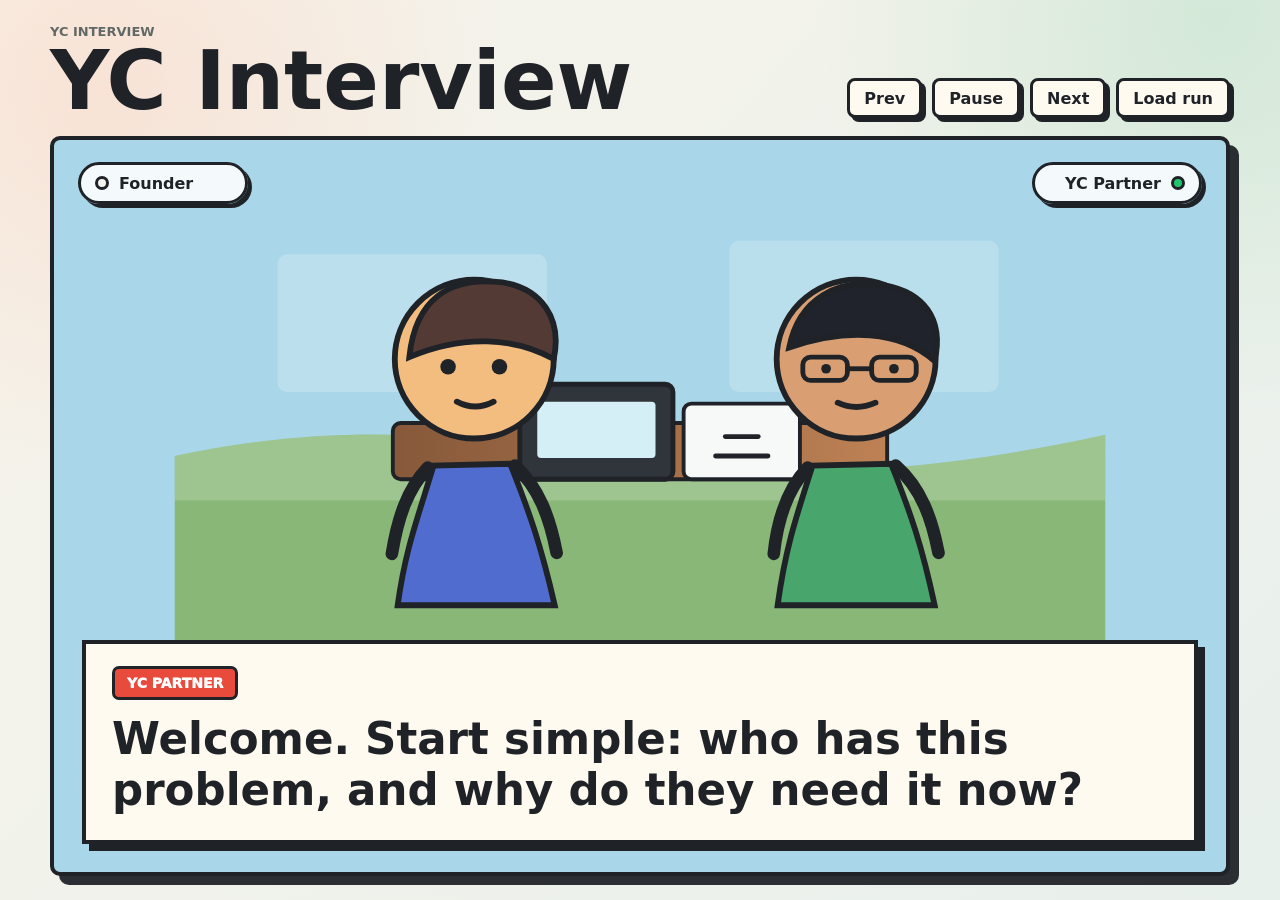
<file: ui/index.html>
<!doctype html>
<html lang="en">
  <head>
    <meta charset="utf-8" />
    <meta name="viewport" content="width=device-width, initial-scale=1" />
    <title>Hotseat Voice Game</title>
    <link rel="icon" href="data:," />
    <link rel="stylesheet" href="./scene.css" />
  </head>
  <body>
    <main class="app-shell">
      <header class="gamebar">
        <div>
          <p class="eyebrow" id="gameKind">Synthetic voice game</p>
          <h1 id="gameTitle">YC Interview</h1>
        </div>
        <div class="controls" aria-label="Replay controls">
          <button id="prevTurn" type="button" aria-label="Previous turn">Prev</button>
          <button id="playToggle" type="button" aria-label="Pause replay">Pause</button>
          <button id="nextTurn" type="button" aria-label="Next turn">Next</button>
          <label class="file-button" for="runFile">Load run</label>
          <input id="runFile" type="file" accept="application/json,.json" />
        </div>
      </header>

      <section class="scene speaking-right" id="scene" aria-label="Voice game scene">
        <div class="speaker-tag left" id="leftTag">
          <span class="speaker-light"></span>
          <span id="leftName">Founder</span>
        </div>
        <div class="speaker-tag right" id="rightTag">
          <span id="rightName">YC Partner</span>
          <span class="speaker-light"></span>
        </div>

        <svg class="scene-art" viewBox="0 0 960 520" role="img" aria-label="Two speakers in conversation">
          <defs>
            <linearGradient id="desk" x1="0" x2="1">
              <stop offset="0%" stop-color="#87593a" />
              <stop offset="100%" stop-color="#bd8154" />
            </linearGradient>
          </defs>

          <rect x="0" y="0" width="960" height="520" fill="#a9d6e8" />
          <rect x="106" y="118" width="278" height="142" rx="10" fill="rgba(255,255,255,.22)" />
          <rect x="572" y="104" width="278" height="156" rx="10" fill="rgba(255,255,255,.18)" />
          <path d="M0 326 C160 292 284 302 438 324 S732 354 960 304 V520 H0 Z" fill="#88b777" />
          <path d="M0 326 C160 292 284 302 438 324 S732 354 960 304 V372 H0 Z" fill="rgba(255,255,255,.18)" />

          <g class="desk-group">
            <rect x="225" y="292" width="510" height="58" rx="8" fill="url(#desk)" stroke="#1f2328" stroke-width="4" />
            <rect x="356" y="252" width="158" height="98" rx="8" fill="#30343b" stroke="#1f2328" stroke-width="5" />
            <rect x="374" y="270" width="122" height="58" rx="4" fill="#d5eff7" />
            <rect x="525" y="272" width="120" height="78" rx="8" fill="#f7f8f8" stroke="#1f2328" stroke-width="4" />
            <path d="M558 326 h54" stroke="#1f2328" stroke-width="5" stroke-linecap="round" />
            <path d="M568 306 h34" stroke="#1f2328" stroke-width="5" stroke-linecap="round" />
          </g>

          <g class="avatar avatar-left" transform="translate(206 118)">
            <path d="M61 218 C44 274 32 304 24 362 H186 C172 301 160 266 140 216 Z" fill="#516ccf" stroke="#1f2328" stroke-width="6" />
            <path d="M55 220 C34 242 24 272 18 309" fill="none" stroke="#1f2328" stroke-width="13" stroke-linecap="round" />
            <path d="M145 218 C170 241 181 272 188 308" fill="none" stroke="#1f2328" stroke-width="13" stroke-linecap="round" />
            <circle cx="103" cy="108" r="82" fill="#f4bd80" stroke="#1f2328" stroke-width="6" />
            <path d="M36 106 C42 46 78 22 132 29 C172 35 194 66 185 108 C145 86 92 82 36 106 Z" fill="#543a34" stroke="#1f2328" stroke-width="6" />
            <circle class="blink" cx="76" cy="116" r="8" fill="#1f2328" />
            <circle class="blink" cx="129" cy="116" r="8" fill="#1f2328" />
            <path class="mouth-closed" d="M85 152 Q104 162 123 152" fill="none" stroke="#1f2328" stroke-width="6" stroke-linecap="round" />
            <ellipse class="mouth-open" cx="104" cy="151" rx="20" ry="13" fill="#6b2827" stroke="#1f2328" stroke-width="4" />
            <ellipse class="mouth-wide" cx="104" cy="151" rx="30" ry="9" fill="#6b2827" stroke="#1f2328" stroke-width="4" />
          </g>

          <g class="avatar avatar-right" transform="translate(600 118)">
            <path d="M58 218 C40 274 30 304 22 362 H184 C171 301 159 266 139 216 Z" fill="#48a56c" stroke="#1f2328" stroke-width="6" />
            <path d="M53 220 C32 242 22 272 18 309" fill="none" stroke="#1f2328" stroke-width="13" stroke-linecap="round" />
            <path d="M144 218 C170 241 181 272 188 308" fill="none" stroke="#1f2328" stroke-width="13" stroke-linecap="round" />
            <circle cx="103" cy="108" r="82" fill="#d99f73" stroke="#1f2328" stroke-width="6" />
            <path d="M34 96 C44 46 84 24 132 32 C172 39 194 66 184 110 C148 78 92 76 34 96 Z" fill="#20232c" stroke="#1f2328" stroke-width="6" />
            <rect x="48" y="106" width="46" height="24" rx="8" fill="none" stroke="#1f2328" stroke-width="5" />
            <rect x="119" y="106" width="46" height="24" rx="8" fill="none" stroke="#1f2328" stroke-width="5" />
            <path d="M94 118 H119" stroke="#1f2328" stroke-width="5" />
            <circle class="blink" cx="72" cy="118" r="5" fill="#1f2328" />
            <circle class="blink" cx="142" cy="118" r="5" fill="#1f2328" />
            <path class="mouth-closed" d="M84 153 Q103 162 123 153" fill="none" stroke="#1f2328" stroke-width="6" stroke-linecap="round" />
            <ellipse class="mouth-open" cx="104" cy="153" rx="20" ry="13" fill="#6b2827" stroke="#1f2328" stroke-width="4" />
            <ellipse class="mouth-wide" cx="104" cy="153" rx="30" ry="9" fill="#6b2827" stroke="#1f2328" stroke-width="4" />
          </g>
        </svg>

        <section class="dialogue" aria-live="polite">
          <div class="dialogue-name" id="speakerName">YC Partner</div>
          <p class="dialogue-text" id="dialogueText">
            Welcome. Start simple: who has this problem, and why do they need it now?
          </p>
        </section>
      </section>
    </main>

    <script src="./scene.js"></script>
  </body>
</html>
</file>
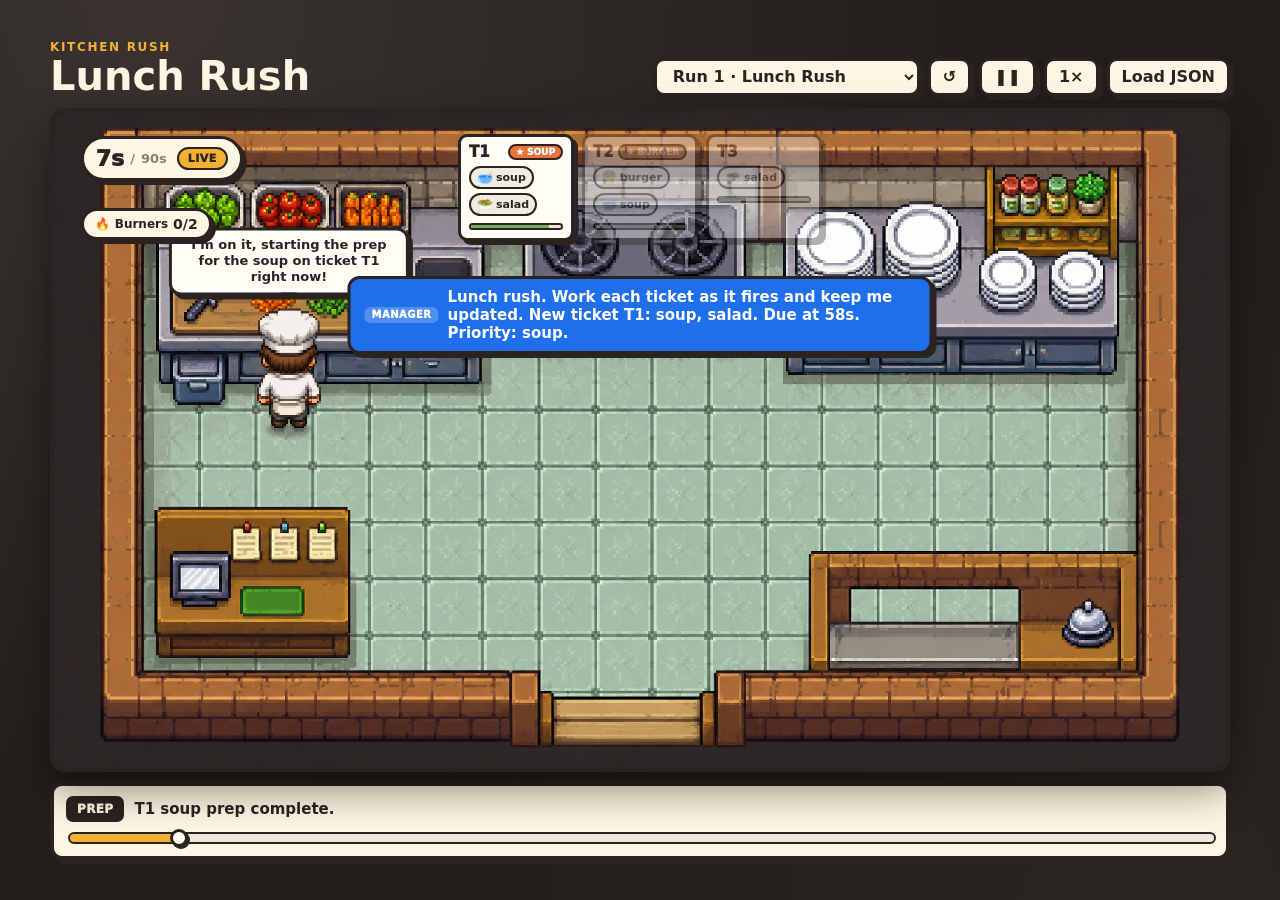
<file: ui/kitchen-rush.html>
<!doctype html>
<html lang="en">
  <head>
    <meta charset="utf-8" />
    <meta name="viewport" content="width=device-width, initial-scale=1" />
    <title>Kitchen Rush — Replay</title>
    <link rel="icon" href="data:," />
    <link rel="stylesheet" href="./kitchen-rush.css" />
  </head>
  <body>
    <main class="shell">
      <header class="topbar">
        <div class="title">
          <span class="eyebrow">Kitchen Rush</span>
          <h1 id="runTitle">Lunch Shift</h1>
        </div>
        <div class="controls">
          <select id="runSelect" aria-label="Select run"></select>
          <button id="restartBtn" type="button" title="Restart">↺</button>
          <button id="playBtn" type="button" title="Play / pause">❚❚</button>
          <button id="speedBtn" type="button" title="Playback speed">1×</button>
          <label class="file-button" for="resultsFile">Load JSON</label>
          <input id="resultsFile" type="file" accept="application/json,.json" />
        </div>
      </header>

      <div class="stage-wrap">
        <div class="stage" id="stage">
          <!-- top HUD: clock + result, then the order-ticket rail -->
          <div class="hud-clock">
            <span class="clock-val" id="clockValue">0s</span>
            <span class="clock-sep">/</span>
            <span class="clock-max" id="clockMax">90s</span>
            <span class="result-pill" id="resultPill">Live</span>
          </div>

          <div class="hud-burners" id="hudBurners">
            <span class="burner-ico">🔥</span> Burners <b><span id="burnerCount">0</span>/2</b>
          </div>

          <div class="ticket-rail" id="ticketRail"></div>

          <!-- manager call-out -->
          <div class="manager-banner" id="managerBanner" hidden>
            <span class="manager-tag">Manager</span>
            <span id="managerText"></span>
          </div>

          <!-- two burner slots on the stove (markers built by JS) -->
          <div class="burner-slots" id="burnerSlots"></div>

          <!-- station effect anchors (filled by JS) -->
          <div class="fx-layer" id="fxLayer"></div>

          <!-- cooking pots live here, one per burner -->
          <div class="cook-layer" id="cookLayer"></div>

          <!-- the chef -->
          <div class="chef" id="chef">
            <div class="chef-bubble" id="chefBubble" hidden></div>
            <img class="chef-sprite" id="chefSprite" alt="chef" src="./assets/chef-idle.png" />
            <div class="chef-shadow"></div>
          </div>

          <!-- end-of-shift stamp -->
          <div class="verdict" id="verdict" hidden>
            <div class="verdict-card" id="verdictCard">
              <span class="verdict-stamp" id="verdictStamp">WIN</span>
              <span class="verdict-score" id="verdictScore">Score 0</span>
              <span class="verdict-sub" id="verdictSub"></span>
            </div>
          </div>
        </div>

        <!-- thin footer: current action + scrubber -->
        <div class="footer">
          <div class="action-line">
            <span class="action-name" id="actionName">Ready</span>
            <span class="action-result" id="actionResult">Waiting for service…</span>
          </div>
          <input
            class="scrubber"
            id="scrubber"
            type="range"
            min="0"
            max="100"
            value="0"
            step="1"
            aria-label="Timeline"
          />
        </div>
      </div>
    </main>

    <script src="./sample-runs.js"></script>
    <script src="./kitchen-rush.js"></script>
  </body>
</html>
</file>
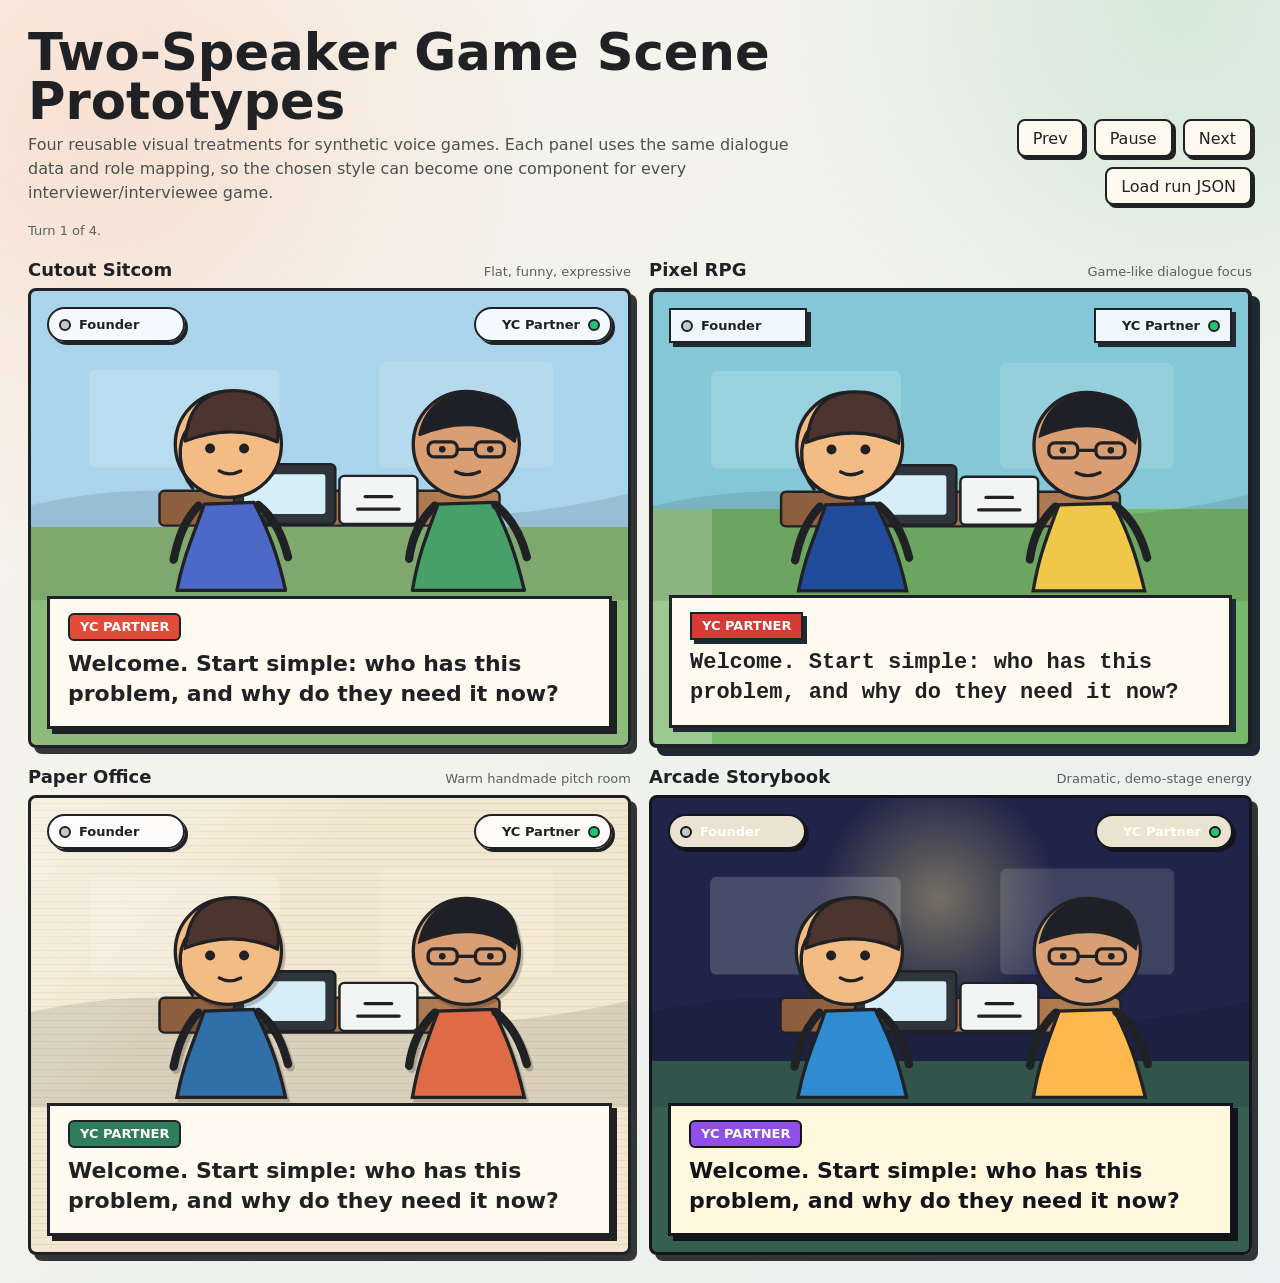
<file: ui/prototypes/game-scene-styles.html>
<!doctype html>
<html lang="en">
  <head>
    <meta charset="utf-8" />
    <meta name="viewport" content="width=device-width, initial-scale=1" />
    <title>Voice Game Scene Style Prototypes</title>
    <link rel="icon" href="data:," />
    <style>
      :root {
        color-scheme: light;
        font-family:
          Inter, ui-sans-serif, system-ui, -apple-system, BlinkMacSystemFont, "Segoe UI", sans-serif;
        background: #f4f1e8;
        color: #202124;
      }

      * {
        box-sizing: border-box;
      }

      body {
        margin: 0;
        min-height: 100vh;
        background:
          radial-gradient(circle at 8% 10%, rgba(255, 122, 89, 0.16), transparent 28rem),
          radial-gradient(circle at 92% 0%, rgba(39, 174, 96, 0.14), transparent 25rem),
          linear-gradient(135deg, #f8f4ea 0%, #e9f0ef 100%);
      }

      button,
      input {
        font: inherit;
      }

      .page {
        max-width: 1480px;
        margin: 0 auto;
        padding: 28px;
      }

      .topbar {
        display: flex;
        align-items: end;
        justify-content: space-between;
        gap: 20px;
        margin-bottom: 18px;
      }

      h1 {
        margin: 0 0 8px;
        font-size: clamp(28px, 4vw, 56px);
        line-height: 0.95;
        letter-spacing: 0;
      }

      .subtitle {
        max-width: 780px;
        margin: 0;
        color: #4b514f;
        font-size: 16px;
        line-height: 1.5;
      }

      .controls {
        display: flex;
        align-items: center;
        gap: 10px;
        flex-wrap: wrap;
        justify-content: flex-end;
      }

      .control-button,
      .file-label {
        display: inline-flex;
        align-items: center;
        justify-content: center;
        min-height: 38px;
        padding: 0 14px;
        border: 2px solid #202124;
        border-radius: 8px;
        color: #202124;
        background: #fffaf0;
        box-shadow: 3px 3px 0 #202124;
        cursor: pointer;
        white-space: nowrap;
      }

      .control-button:active,
      .file-label:active {
        transform: translate(2px, 2px);
        box-shadow: 1px 1px 0 #202124;
      }

      #transcriptFile {
        position: absolute;
        inline-size: 1px;
        block-size: 1px;
        opacity: 0;
        pointer-events: none;
      }

      .status {
        min-height: 18px;
        margin: 0 0 18px;
        color: #59605e;
        font-size: 13px;
      }

      .styles-grid {
        display: grid;
        grid-template-columns: repeat(2, minmax(0, 1fr));
        gap: 18px;
      }

      .style-panel {
        --stage-bg: #ddebe3;
        --ink: #202124;
        --accent: #e84b3c;
        --left-shirt: #2f6fed;
        --right-shirt: #f2a531;
        min-width: 0;
      }

      .panel-title {
        display: flex;
        align-items: baseline;
        justify-content: space-between;
        gap: 14px;
        margin: 0 0 8px;
      }

      .panel-title h2 {
        margin: 0;
        font-size: 18px;
        letter-spacing: 0;
      }

      .panel-title span {
        color: #59605e;
        font-size: 13px;
      }

      .scene {
        position: relative;
        overflow: hidden;
        min-height: 460px;
        border: 3px solid var(--ink);
        border-radius: 8px;
        background: var(--stage-bg);
        box-shadow: 6px 6px 0 rgba(32, 33, 36, 0.9);
      }

      .stage {
        position: relative;
        min-height: 320px;
      }

      .scene-svg {
        display: block;
        inline-size: 100%;
        block-size: 320px;
      }

      .speaker-label {
        position: absolute;
        top: 16px;
        display: inline-flex;
        align-items: center;
        gap: 8px;
        min-width: 138px;
        padding: 8px 10px;
        border: 2px solid var(--ink);
        border-radius: 999px;
        background: rgba(255, 255, 255, 0.86);
        font-size: 13px;
        font-weight: 800;
        box-shadow: 3px 3px 0 var(--ink);
      }

      .speaker-label.left {
        left: 16px;
      }

      .speaker-label.right {
        right: 16px;
        justify-content: flex-end;
      }

      .speaker-dot {
        inline-size: 12px;
        block-size: 12px;
        border: 2px solid var(--ink);
        border-radius: 50%;
        background: #c5c8ca;
      }

      .speaking-left .speaker-label.left .speaker-dot,
      .speaking-right .speaker-label.right .speaker-dot {
        background: #20c56f;
        animation: pulse-dot 700ms steps(2, end) infinite;
      }

      .dialogue {
        position: absolute;
        left: 16px;
        right: 16px;
        bottom: 16px;
        min-height: 112px;
        padding: 14px 18px 18px;
        border: 3px solid var(--ink);
        background: #fffaf0;
        color: var(--ink);
        box-shadow: 5px 5px 0 var(--ink);
      }

      .dialogue-name {
        display: inline-flex;
        align-items: center;
        min-height: 28px;
        margin-bottom: 8px;
        padding: 0 10px;
        border: 2px solid var(--ink);
        border-radius: 6px;
        background: var(--accent);
        color: #fff;
        font-size: 13px;
        font-weight: 900;
        text-transform: uppercase;
      }

      .dialogue-text {
        min-height: 45px;
        margin: 0;
        font-size: clamp(17px, 2vw, 22px);
        line-height: 1.35;
        font-weight: 750;
      }

      .scene .mouth-open,
      .scene .mouth-wide {
        opacity: 0;
      }

      .speaking-left .avatar-left .mouth-closed,
      .speaking-right .avatar-right .mouth-closed {
        animation: hide-mouth 360ms steps(1, end) infinite;
      }

      .speaking-left .avatar-left .mouth-open,
      .speaking-right .avatar-right .mouth-open {
        animation: flap-open 360ms steps(1, end) infinite;
      }

      .speaking-left .avatar-left .mouth-wide,
      .speaking-right .avatar-right .mouth-wide {
        animation: flap-wide 360ms steps(1, end) infinite;
      }

      .avatar {
        transform-box: fill-box;
        transform-origin: center bottom;
      }

      .avatar-left,
      .avatar-right {
        animation: idle-bob 1600ms ease-in-out infinite;
      }

      .avatar-right {
        animation-delay: -600ms;
      }

      .blink {
        transform-box: fill-box;
        transform-origin: center;
        animation: blink 4200ms steps(1, end) infinite;
      }

      .pixel {
        --stage-bg: #9fd2d0;
        --accent: #d63c35;
        --left-shirt: #214b9b;
        --right-shirt: #efc84a;
      }

      .pixel .scene {
        image-rendering: pixelated;
        border-width: 4px;
        box-shadow: 8px 8px 0 #1f2933;
        background:
          linear-gradient(#84c7d6 0 48%, transparent 48%),
          linear-gradient(90deg, rgba(255, 255, 255, 0.26) 0 10%, transparent 10% 20%),
          #77b86a;
      }

      .pixel .dialogue,
      .pixel .dialogue-name,
      .pixel .speaker-label {
        border-radius: 0;
        box-shadow: 4px 4px 0 #1f2933;
      }

      .pixel .dialogue-text {
        font-family: "Courier New", ui-monospace, monospace;
        font-weight: 900;
      }

      .paper {
        --stage-bg: #f2e7d0;
        --accent: #2f7d5b;
        --left-shirt: #316fa8;
        --right-shirt: #df6b46;
      }

      .paper .scene {
        background:
          linear-gradient(135deg, rgba(255, 255, 255, 0.4), transparent 35%),
          repeating-linear-gradient(0deg, rgba(88, 62, 43, 0.08) 0 1px, transparent 1px 7px),
          #f2e7d0;
      }

      .paper .avatar {
        filter: drop-shadow(3px 4px 0 rgba(45, 35, 25, 0.26));
      }

      .cutout {
        --stage-bg: #b9dbe5;
        --accent: #e24b39;
        --left-shirt: #4c69c7;
        --right-shirt: #47a06a;
      }

      .cutout .scene {
        background:
          linear-gradient(#a9d4eb 0 52%, #8dbb7b 52% 100%);
      }

      .cutout .avatar * {
        stroke-linejoin: round;
      }

      .storybook {
        --stage-bg: #202340;
        --ink: #14151c;
        --accent: #8f4fe8;
        --left-shirt: #2f8bd2;
        --right-shirt: #ffb84d;
      }

      .storybook .scene {
        background:
          radial-gradient(circle at 48% 22%, rgba(255, 232, 143, 0.38), transparent 120px),
          linear-gradient(#1f2448 0 58%, #365f52 58% 100%);
        color: #fff;
      }

      .storybook .dialogue {
        background: #fff8df;
      }

      .storybook .speaker-label {
        background: rgba(255, 248, 223, 0.9);
      }

      @keyframes idle-bob {
        0%,
        100% {
          translate: 0 0;
        }
        50% {
          translate: 0 -3px;
        }
      }

      @keyframes blink {
        0%,
        92%,
        100% {
          transform: scaleY(1);
        }
        94% {
          transform: scaleY(0.08);
        }
      }

      @keyframes pulse-dot {
        50% {
          transform: scale(1.25);
        }
      }

      @keyframes hide-mouth {
        0%,
        33%,
        100% {
          opacity: 0;
        }
        66% {
          opacity: 1;
        }
      }

      @keyframes flap-open {
        0%,
        33%,
        100% {
          opacity: 1;
        }
        66% {
          opacity: 0;
        }
      }

      @keyframes flap-wide {
        0%,
        66%,
        100% {
          opacity: 0;
        }
        33% {
          opacity: 1;
        }
      }

      @media (max-width: 920px) {
        .page {
          padding: 18px;
        }

        .topbar {
          align-items: start;
          flex-direction: column;
        }

        .controls {
          justify-content: flex-start;
        }

        .styles-grid {
          grid-template-columns: 1fr;
        }

        .scene {
          min-height: 430px;
        }
      }

      @media (prefers-reduced-motion: reduce) {
        *,
        *::before,
        *::after {
          animation-duration: 0.001ms !important;
          animation-iteration-count: 1 !important;
          scroll-behavior: auto !important;
        }
      }
    </style>
  </head>
  <body>
    <main class="page">
      <section class="topbar" aria-labelledby="pageTitle">
        <div>
          <h1 id="pageTitle">Two-Speaker Game Scene Prototypes</h1>
          <p class="subtitle">
            Four reusable visual treatments for synthetic voice games. Each panel uses the same
            dialogue data and role mapping, so the chosen style can become one component for every
            interviewer/interviewee game.
          </p>
        </div>
        <div class="controls" aria-label="Preview controls">
          <button class="control-button" id="prevTurn" type="button">Prev</button>
          <button class="control-button" id="playToggle" type="button">Pause</button>
          <button class="control-button" id="nextTurn" type="button">Next</button>
          <label class="file-label" for="transcriptFile">Load run JSON</label>
          <input id="transcriptFile" type="file" accept="application/json,.json" />
        </div>
      </section>
      <p class="status" id="statusText">Sample YC interview replay loaded.</p>

      <section class="styles-grid" id="stylesGrid" aria-label="Style variants"></section>
    </main>

    <template id="sceneTemplate">
      <article class="style-panel">
        <div class="panel-title">
          <h2></h2>
          <span></span>
        </div>
        <section class="scene" aria-label="Animated game scene">
          <div class="stage">
            <div class="speaker-label left">
              <span class="speaker-dot"></span>
              <span data-left-label></span>
            </div>
            <div class="speaker-label right">
              <span data-right-label></span>
              <span class="speaker-dot"></span>
            </div>
            <svg class="scene-svg" viewBox="0 0 720 360" role="img" aria-label="Two people talking">
              <defs>
                <linearGradient id="deskGrad" x1="0" x2="1">
                  <stop offset="0%" stop-color="#8b5d3d" />
                  <stop offset="100%" stop-color="#b78153" />
                </linearGradient>
              </defs>
              <g class="world">
                <rect class="back-wall" x="0" y="0" width="720" height="360" fill="transparent" />
                <rect x="70" y="82" width="230" height="118" rx="8" fill="rgba(255,255,255,.18)" />
                <rect x="420" y="72" width="210" height="128" rx="8" fill="rgba(255,255,255,.14)" />
                <path d="M0 245 C125 218 205 226 320 244 S555 270 720 232 V360 H0 Z" fill="rgba(0,0,0,.10)" />
                <rect x="155" y="228" width="410" height="42" rx="6" fill="url(#deskGrad)" stroke="#202124" stroke-width="3" />
                <rect x="245" y="196" width="122" height="72" rx="6" fill="#30343b" stroke="#202124" stroke-width="3" />
                <rect x="257" y="208" width="98" height="48" rx="3" fill="#d6eef8" />
                <rect x="372" y="210" width="94" height="58" rx="6" fill="#f3f4f4" stroke="#202124" stroke-width="3" />
                <path d="M394 250 h50" stroke="#202124" stroke-width="4" stroke-linecap="round" />
                <path d="M403 235 h32" stroke="#202124" stroke-width="4" stroke-linecap="round" />
              </g>
              <g class="avatar avatar-left" transform="translate(152 86)">
                <path d="M57 158 C43 199 32 220 24 262 H155 C145 217 134 190 117 156 Z" fill="var(--left-shirt)" stroke="#202124" stroke-width="4" />
                <path d="M50 160 C32 179 25 201 20 225" fill="none" stroke="#202124" stroke-width="10" stroke-linecap="round" />
                <path d="M122 159 C143 176 152 199 158 222" fill="none" stroke="#202124" stroke-width="10" stroke-linecap="round" />
                <circle cx="86" cy="86" r="64" fill="#f2bc84" stroke="#202124" stroke-width="4" />
                <path d="M34 82 C38 35 64 17 105 22 C134 26 151 50 145 83 C114 69 76 66 34 82 Z" fill="#4d342f" stroke="#202124" stroke-width="4" />
                <circle class="blink" cx="64" cy="91" r="6" fill="#202124" />
                <circle class="blink" cx="105" cy="91" r="6" fill="#202124" />
                <path d="M75 118 Q87 125 101 118" fill="none" stroke="#202124" stroke-width="4" stroke-linecap="round" class="mouth-closed" />
                <ellipse cx="88" cy="118" rx="15" ry="9" fill="#642623" stroke="#202124" stroke-width="3" class="mouth-open" />
                <ellipse cx="88" cy="118" rx="22" ry="7" fill="#642623" stroke="#202124" stroke-width="3" class="mouth-wide" />
                <path d="M38 65 C22 86 26 118 43 139" fill="none" stroke="#202124" stroke-width="4" stroke-linecap="round" />
              </g>
              <g class="avatar avatar-right" transform="translate(438 86)">
                <path d="M53 158 C38 199 29 220 22 262 H157 C146 216 136 190 119 156 Z" fill="var(--right-shirt)" stroke="#202124" stroke-width="4" />
                <path d="M49 160 C30 178 21 201 18 224" fill="none" stroke="#202124" stroke-width="10" stroke-linecap="round" />
                <path d="M122 159 C144 176 154 199 160 222" fill="none" stroke="#202124" stroke-width="10" stroke-linecap="round" />
                <circle cx="87" cy="86" r="64" fill="#d99f73" stroke="#202124" stroke-width="4" />
                <path d="M31 74 C39 35 72 18 108 25 C137 30 153 51 145 82 C117 58 75 56 31 74 Z" fill="#1f2027" stroke="#202124" stroke-width="4" />
                <rect x="41" y="83" width="35" height="18" rx="7" fill="none" stroke="#202124" stroke-width="4" />
                <rect x="98" y="83" width="35" height="18" rx="7" fill="none" stroke="#202124" stroke-width="4" />
                <path d="M76 92 H98" stroke="#202124" stroke-width="4" />
                <circle class="blink" cx="58" cy="92" r="4" fill="#202124" />
                <circle class="blink" cx="116" cy="92" r="4" fill="#202124" />
                <path d="M74 119 Q88 126 103 119" fill="none" stroke="#202124" stroke-width="4" stroke-linecap="round" class="mouth-closed" />
                <ellipse cx="89" cy="119" rx="15" ry="9" fill="#642623" stroke="#202124" stroke-width="3" class="mouth-open" />
                <ellipse cx="89" cy="119" rx="22" ry="7" fill="#642623" stroke="#202124" stroke-width="3" class="mouth-wide" />
              </g>
            </svg>
          </div>
          <div class="dialogue" aria-live="polite">
            <div class="dialogue-name" data-speaker-name></div>
            <p class="dialogue-text" data-dialogue-text></p>
          </div>
        </section>
      </article>
    </template>

    <script>
      const styleVariants = [
        {
          id: "cutout",
          title: "Cutout Sitcom",
          note: "Flat, funny, expressive",
          className: "cutout",
        },
        {
          id: "pixel",
          title: "Pixel RPG",
          note: "Game-like dialogue focus",
          className: "pixel",
        },
        {
          id: "paper",
          title: "Paper Office",
          note: "Warm handmade pitch room",
          className: "paper",
        },
        {
          id: "storybook",
          title: "Arcade Storybook",
          note: "Dramatic, demo-stage energy",
          className: "storybook",
        },
      ];

      let replay = {
        left: { role: "founder", label: "Founder" },
        right: { role: "interviewer", label: "YC Partner" },
        turns: [
          {
            speaker_role: "interviewer",
            spoken_text: "Welcome. Start simple: who has this problem, and why do they need it now?",
          },
          {
            speaker_role: "founder",
            spoken_text: "Support leaders at fast-growing teams need QA on every call, not a weekly sample.",
          },
          {
            speaker_role: "interviewer",
            spoken_text: "That sounds broad. What is the wedge that gets someone to switch this month?",
          },
          {
            speaker_role: "founder",
            spoken_text: "We flag missed escalation moments within minutes and tie them to concrete coaching clips.",
          },
        ],
      };

      let currentTurn = 0;
      let playing = true;
      let timer = null;

      const grid = document.querySelector("#stylesGrid");
      const template = document.querySelector("#sceneTemplate");
      const statusText = document.querySelector("#statusText");
      const playToggle = document.querySelector("#playToggle");

      function sideForTurn(turn) {
        const role = turn.speaker_role || turn.speakerRole || "";
        if (role === replay.left.role) return "left";
        if (role === replay.right.role) return "right";
        return currentTurn % 2 === 0 ? "right" : "left";
      }

      function speakerNameForSide(side) {
        return side === "left" ? replay.left.label : replay.right.label;
      }

      function renderPanels() {
        grid.innerHTML = "";
        for (const variant of styleVariants) {
          const node = template.content.firstElementChild.cloneNode(true);
          node.classList.add(variant.className);
          node.dataset.variant = variant.id;
          node.querySelector("h2").textContent = variant.title;
          node.querySelector(".panel-title span").textContent = variant.note;
          node.querySelector("[data-left-label]").textContent = replay.left.label;
          node.querySelector("[data-right-label]").textContent = replay.right.label;
          grid.appendChild(node);
        }
        renderTurn();
      }

      function renderTurn() {
        const turn = replay.turns[currentTurn] || replay.turns[0];
        if (!turn) return;

        const side = sideForTurn(turn);
        for (const panel of document.querySelectorAll(".style-panel")) {
          const scene = panel.querySelector(".scene");
          scene.classList.toggle("speaking-left", side === "left");
          scene.classList.toggle("speaking-right", side === "right");
          panel.querySelector("[data-speaker-name]").textContent = speakerNameForSide(side);
          panel.querySelector("[data-dialogue-text]").textContent =
            turn.spoken_text || turn.text || turn.heard_text || "";
        }
        statusText.textContent = `Turn ${currentTurn + 1} of ${replay.turns.length}.`;
      }

      function step(delta) {
        currentTurn = (currentTurn + delta + replay.turns.length) % replay.turns.length;
        renderTurn();
      }

      function startTimer() {
        clearInterval(timer);
        if (playing) {
          timer = setInterval(() => step(1), 3600);
        }
      }

      function normalizeRunJson(data) {
        const leftRole = data.left?.role || "founder";
        const rightRole = data.right?.role || "interviewer";
        const title = (role) =>
          role
            .split(/[_-]/)
            .map((part) => part.charAt(0).toUpperCase() + part.slice(1))
            .join(" ");

        return {
          left: { role: leftRole, label: title(leftRole) },
          right: { role: rightRole, label: title(rightRole) },
          turns: (data.turns || [])
            .filter((turn) => turn.spoken_text || turn.heard_text)
            .map((turn) => ({
              speaker_role: turn.speaker_role,
              spoken_text: turn.spoken_text || turn.heard_text,
            })),
        };
      }

      document.querySelector("#prevTurn").addEventListener("click", () => {
        step(-1);
        startTimer();
      });

      document.querySelector("#nextTurn").addEventListener("click", () => {
        step(1);
        startTimer();
      });

      playToggle.addEventListener("click", () => {
        playing = !playing;
        playToggle.textContent = playing ? "Pause" : "Play";
        startTimer();
      });

      document.querySelector("#transcriptFile").addEventListener("change", async (event) => {
        const file = event.target.files[0];
        if (!file) return;

        try {
          const data = JSON.parse(await file.text());
          const nextReplay = normalizeRunJson(data);
          if (!nextReplay.turns.length) {
            throw new Error("No turns with spoken_text or heard_text.");
          }
          replay = nextReplay;
          currentTurn = 0;
          renderPanels();
          statusText.textContent = `Loaded ${file.name}.`;
          startTimer();
        } catch (error) {
          statusText.textContent = `Could not load ${file.name}: ${error.message}`;
        }
      });

      renderPanels();
      startTimer();
    </script>
  </body>
</html>
</file>
<file: ui/scene.css>
:root {
  color-scheme: light;
  font-family:
    Inter, ui-sans-serif, system-ui, -apple-system, BlinkMacSystemFont, "Segoe UI", sans-serif;
  background: #f3f0e7;
  color: #1f2328;
}

* {
  box-sizing: border-box;
}

body {
  min-height: 100vh;
  margin: 0;
  background:
    radial-gradient(circle at 8% 10%, rgba(255, 122, 89, 0.14), transparent 25rem),
    radial-gradient(circle at 95% 2%, rgba(39, 174, 96, 0.14), transparent 25rem),
    linear-gradient(135deg, #f8f4ea 0%, #e8f0ec 100%);
}

button,
input {
  font: inherit;
}

.app-shell {
  display: grid;
  grid-template-rows: auto minmax(0, 1fr);
  gap: 18px;
  width: min(1180px, calc(100vw - 32px));
  min-height: 100vh;
  margin: 0 auto;
  padding: 24px 0;
}

.gamebar {
  display: flex;
  align-items: end;
  justify-content: space-between;
  gap: 20px;
}

.eyebrow {
  margin: 0 0 4px;
  color: #626866;
  font-size: 13px;
  font-weight: 800;
  text-transform: uppercase;
}

h1 {
  margin: 0;
  font-size: clamp(36px, 7vw, 82px);
  line-height: 0.92;
  letter-spacing: 0;
}

.controls {
  display: flex;
  align-items: center;
  justify-content: flex-end;
  gap: 10px;
  flex-wrap: wrap;
}

.controls button,
.file-button {
  display: inline-flex;
  align-items: center;
  justify-content: center;
  min-height: 40px;
  padding: 0 14px;
  border: 3px solid #1f2328;
  border-radius: 8px;
  background: #fffaf0;
  color: #1f2328;
  box-shadow: 4px 4px 0 #1f2328;
  font-weight: 800;
  cursor: pointer;
  white-space: nowrap;
}

.controls button:active,
.file-button:active {
  transform: translate(2px, 2px);
  box-shadow: 2px 2px 0 #1f2328;
}

#runFile {
  position: absolute;
  inline-size: 1px;
  block-size: 1px;
  opacity: 0;
  pointer-events: none;
}

.scene {
  position: relative;
  overflow: hidden;
  min-height: 720px;
  border: 4px solid #1f2328;
  border-radius: 10px;
  background: #a9d6e8;
  box-shadow: 9px 9px 0 rgba(31, 35, 40, 0.94);
}

.scene-art {
  display: block;
  width: 100%;
  height: min(56vh, 520px);
  min-height: 430px;
}

.speaker-tag {
  position: absolute;
  top: 22px;
  z-index: 2;
  display: inline-flex;
  align-items: center;
  gap: 10px;
  min-width: 170px;
  min-height: 42px;
  padding: 0 14px;
  border: 3px solid #1f2328;
  border-radius: 999px;
  background: rgba(255, 255, 255, 0.88);
  box-shadow: 4px 4px 0 #1f2328;
  font-weight: 900;
}

.speaker-tag.left {
  left: 24px;
}

.speaker-tag.right {
  right: 24px;
  justify-content: flex-end;
}

.speaker-light {
  inline-size: 14px;
  block-size: 14px;
  border: 3px solid #1f2328;
  border-radius: 50%;
  background: #f3f3f0;
}

.speaking-left .speaker-tag.left .speaker-light,
.speaking-right .speaker-tag.right .speaker-light {
  background: #20c56f;
  animation: pulse-dot 700ms steps(2, end) infinite;
}

.avatar {
  transform-box: fill-box;
  transform-origin: center bottom;
  animation: idle-bob 1600ms ease-in-out infinite;
}

.avatar-right {
  animation-delay: -600ms;
}

.blink {
  transform-box: fill-box;
  transform-origin: center;
  animation: blink 4200ms steps(1, end) infinite;
}

.mouth-open,
.mouth-wide {
  opacity: 0;
}

.speaking-left .avatar-left .mouth-closed,
.speaking-right .avatar-right .mouth-closed {
  animation: hide-mouth 360ms steps(1, end) infinite;
}

.speaking-left .avatar-left .mouth-open,
.speaking-right .avatar-right .mouth-open {
  animation: flap-open 360ms steps(1, end) infinite;
}

.speaking-left .avatar-left .mouth-wide,
.speaking-right .avatar-right .mouth-wide {
  animation: flap-wide 360ms steps(1, end) infinite;
}

.dialogue {
  position: absolute;
  left: 28px;
  right: 28px;
  bottom: 28px;
  min-height: 168px;
  padding: 22px 26px 24px;
  border: 4px solid #1f2328;
  background: #fffaf0;
  box-shadow: 7px 7px 0 #1f2328;
}

.dialogue-name {
  display: inline-flex;
  align-items: center;
  min-height: 34px;
  margin-bottom: 14px;
  padding: 0 12px;
  border: 3px solid #1f2328;
  border-radius: 7px;
  background: #e84b3c;
  color: #fff;
  font-size: 14px;
  font-weight: 950;
  text-transform: uppercase;
}

.dialogue-text {
  margin: 0;
  max-width: 980px;
  min-height: 76px;
  font-size: clamp(25px, 3.4vw, 44px);
  font-weight: 900;
  line-height: 1.17;
  letter-spacing: 0;
}

@keyframes idle-bob {
  0%,
  100% {
    translate: 0 0;
  }
  50% {
    translate: 0 -4px;
  }
}

@keyframes blink {
  0%,
  92%,
  100% {
    transform: scaleY(1);
  }
  94% {
    transform: scaleY(0.08);
  }
}

@keyframes pulse-dot {
  50% {
    transform: scale(1.25);
  }
}

@keyframes hide-mouth {
  0%,
  33%,
  100% {
    opacity: 0;
  }
  66% {
    opacity: 1;
  }
}

@keyframes flap-open {
  0%,
  33%,
  100% {
    opacity: 1;
  }
  66% {
    opacity: 0;
  }
}

@keyframes flap-wide {
  0%,
  66%,
  100% {
    opacity: 0;
  }
  33% {
    opacity: 1;
  }
}

@media (max-width: 760px) {
  .app-shell {
    width: min(100vw - 24px, 520px);
    min-height: auto;
    padding: 16px 0;
  }

  .gamebar {
    align-items: start;
    flex-direction: column;
    gap: 14px;
  }

  .controls {
    justify-content: flex-start;
  }

  .scene {
    min-height: 640px;
  }

  .scene-art {
    height: 420px;
    min-height: 420px;
  }

  .speaker-tag {
    top: 18px;
    min-width: 136px;
    min-height: 36px;
    padding: 0 10px;
    font-size: 13px;
  }

  .speaker-tag.left {
    left: 16px;
  }

  .speaker-tag.right {
    right: 16px;
  }

  .dialogue {
    left: 18px;
    right: 18px;
    bottom: 18px;
    min-height: 170px;
    padding: 16px 18px 18px;
  }

  .dialogue-text {
    font-size: 23px;
  }
}

@media (prefers-reduced-motion: reduce) {
  *,
  *::before,
  *::after {
    animation-duration: 0.001ms !important;
    animation-iteration-count: 1 !important;
    scroll-behavior: auto !important;
  }
}
</file>
<file: ui/kitchen-rush.css>
:root {
  --ink: #2b2320;
  --paper: #fdf6e3;
  --paper-2: #fffdf6;
  --yellow: #f2b134;
  --orange: #e8743b;
  --green: #6fae5f;
  --red: #e2483a;
  --blue: #4f8df7;
  --shadow: 4px 4px 0 var(--ink);
  font-family:
    ui-rounded, "SF Pro Rounded", Inter, system-ui, -apple-system, "Segoe UI", sans-serif;
  color: var(--ink);
}

* {
  box-sizing: border-box;
}

body {
  margin: 0;
  min-height: 100vh;
  display: grid;
  place-items: center;
  padding: 16px;
  background:
    radial-gradient(circle at 12% 0%, #3a3330, transparent 60%),
    radial-gradient(circle at 90% 100%, #2a2522, transparent 55%),
    #211d1b;
}

button,
select,
input {
  font: inherit;
}

.shell {
  width: min(1180px, 100%);
  display: grid;
  gap: 12px;
}

/* ---------- top bar ---------- */
.topbar {
  display: flex;
  align-items: flex-end;
  justify-content: space-between;
  gap: 16px;
  flex-wrap: wrap;
}

.eyebrow {
  display: block;
  color: var(--yellow);
  font-size: 12px;
  font-weight: 900;
  letter-spacing: 0.14em;
  text-transform: uppercase;
}

h1 {
  margin: 2px 0 0;
  color: var(--paper);
  font-size: clamp(26px, 4vw, 40px);
  line-height: 1;
}

.controls {
  display: flex;
  align-items: center;
  gap: 8px;
  flex-wrap: wrap;
}

.controls button,
.controls select,
.file-button {
  display: inline-flex;
  align-items: center;
  justify-content: center;
  min-height: 38px;
  min-width: 38px;
  padding: 0 12px;
  border: 3px solid var(--ink);
  border-radius: 10px;
  background: var(--paper);
  color: var(--ink);
  box-shadow: var(--shadow);
  font-weight: 900;
  cursor: pointer;
  transition: transform 90ms ease;
}

.controls button:active,
.file-button:active {
  transform: translate(2px, 2px);
  box-shadow: 2px 2px 0 var(--ink);
}

#resultsFile {
  position: absolute;
  width: 1px;
  height: 1px;
  opacity: 0;
  pointer-events: none;
}

/* ---------- stage ---------- */
.stage-wrap {
  display: grid;
  gap: 10px;
}

.stage {
  position: relative;
  aspect-ratio: 1672 / 941;
  width: 100%;
  border: 5px solid var(--ink);
  border-radius: 14px;
  overflow: hidden;
  background: #6f8f6a url("./assets/kitchen-bg.png") center / cover no-repeat;
  image-rendering: pixelated;
  box-shadow: 0 18px 40px rgba(0, 0, 0, 0.45);
}

/* every positioned scene element shares this contract: left/top are % anchors */
.stage > * {
  position: absolute;
}

/* ---------- clock ---------- */
.hud-clock {
  left: 2.2%;
  top: 3.5%;
  z-index: 30;
  display: inline-flex;
  align-items: center;
  gap: 6px;
  padding: 7px 12px;
  border: 3px solid var(--ink);
  border-radius: 999px;
  background: var(--paper);
  box-shadow: var(--shadow);
  font-variant-numeric: tabular-nums;
}

.clock-val {
  font-size: 22px;
  font-weight: 950;
}

.clock-sep,
.clock-max {
  font-size: 13px;
  font-weight: 800;
  color: #8a7f76;
}

.result-pill {
  margin-left: 4px;
  padding: 3px 9px;
  border: 2px solid var(--ink);
  border-radius: 999px;
  background: var(--yellow);
  font-size: 11px;
  font-weight: 950;
  text-transform: uppercase;
  letter-spacing: 0.04em;
}

.result-pill.win {
  background: var(--green);
  color: #fff;
}

.result-pill.loss {
  background: var(--red);
  color: #fff;
}

/* ---------- burner capacity ---------- */
.hud-burners {
  left: 2.2%;
  top: 14.5%;
  z-index: 30;
  display: inline-flex;
  align-items: center;
  gap: 5px;
  padding: 5px 11px;
  border: 3px solid var(--ink);
  border-radius: 999px;
  background: var(--paper);
  box-shadow: var(--shadow);
  font-size: 12px;
  font-weight: 800;
  font-variant-numeric: tabular-nums;
}

.hud-burners b {
  font-size: 14px;
}

.hud-burners.full {
  background: var(--orange);
  color: #fff;
  animation: burner-pulse 900ms ease-in-out infinite;
}

.burner-slots {
  inset: 0;
  z-index: 16;
  pointer-events: none;
}

.burner-slot {
  position: absolute;
  width: 40px;
  height: 40px;
  transform: translate(-50%, -50%);
  border: 2px dashed rgba(43, 35, 32, 0.35);
  border-radius: 50%;
  background: rgba(255, 255, 255, 0.08);
  transition:
    border-color 200ms ease,
    background 200ms ease;
}

.burner-slot.busy {
  border-color: transparent;
  background: transparent;
}

@keyframes burner-pulse {
  50% {
    box-shadow: 2px 2px 0 var(--ink);
    transform: scale(1.04);
  }
}

/* ---------- ticket rail ---------- */
.ticket-rail {
  left: 50%;
  top: 3.2%;
  transform: translateX(-50%);
  z-index: 25;
  display: flex;
  gap: 8px;
}

.ticket {
  width: 116px;
  padding: 6px 8px 8px;
  border: 3px solid var(--ink);
  border-radius: 9px;
  background: var(--paper-2);
  box-shadow: var(--shadow);
  transform-origin: top center;
  animation: ticket-in 360ms cubic-bezier(0.2, 1.4, 0.4, 1) both;
}

.ticket.waiting {
  opacity: 0.35;
  filter: grayscale(0.6);
}

.ticket.done {
  background: #eaf7e6;
}

.ticket.missed {
  background: #ffe2de;
  animation: shake 420ms linear both;
}

.ticket-head {
  display: flex;
  align-items: center;
  justify-content: space-between;
  margin-bottom: 5px;
}

.ticket-id {
  font-size: 15px;
  font-weight: 950;
}

.ticket-prio {
  padding: 1px 6px;
  border: 2px solid var(--ink);
  border-radius: 999px;
  background: var(--orange);
  color: #fff;
  font-size: 9px;
  font-weight: 950;
  text-transform: uppercase;
}

.ticket-dishes {
  display: flex;
  flex-wrap: wrap;
  gap: 4px;
  margin-bottom: 7px;
}

.dish {
  display: inline-flex;
  align-items: center;
  gap: 3px;
  padding: 2px 6px;
  border: 2px solid var(--ink);
  border-radius: 999px;
  background: #f0ece0;
  font-size: 11px;
  font-weight: 800;
  transition: background 200ms ease;
}

.dish .ico {
  font-size: 13px;
}
.dish.prepped {
  background: #fff0c9;
}
.dish.chopped {
  background: #d7eec0;
}
.dish.cooking {
  background: var(--orange);
  color: #fff;
}
.dish.cooked {
  background: #ffd98a;
}
.dish.plated {
  background: #cfe6ff;
}
.dish.served {
  background: var(--green);
  color: #fff;
}
.dish.served .ico::after {
  content: " ✓";
}

.timebar {
  height: 7px;
  border: 2px solid var(--ink);
  border-radius: 999px;
  background: #efe7d6;
  overflow: hidden;
}

.timebar > i {
  display: block;
  height: 100%;
  width: 100%;
  background: var(--green);
  transition:
    width 200ms linear,
    background 300ms ease;
}

.timebar.warn > i {
  background: var(--yellow);
}
.timebar.danger > i {
  background: var(--red);
}

/* ---------- manager banner ---------- */
.manager-banner {
  left: 50%;
  top: 25%;
  transform: translateX(-50%);
  z-index: 28;
  max-width: 62%;
  display: inline-flex;
  align-items: center;
  gap: 9px;
  padding: 9px 14px;
  border: 3px solid var(--ink);
  border-radius: 12px;
  background: #1f6feb;
  color: #fff;
  box-shadow: var(--shadow);
  font-size: 15px;
  font-weight: 800;
  line-height: 1.2;
  animation: pop-in 320ms cubic-bezier(0.2, 1.4, 0.4, 1) both;
}

.manager-banner[hidden] {
  display: none;
}

.manager-tag {
  flex: none;
  padding: 2px 7px;
  border-radius: 6px;
  background: rgba(255, 255, 255, 0.22);
  font-size: 10px;
  font-weight: 950;
  text-transform: uppercase;
  letter-spacing: 0.05em;
}

/* ---------- chef ---------- */
.chef {
  left: 48%;
  top: 53%;
  z-index: 20;
  width: 6%;
  transform: translate(-50%, -86%);
  transition:
    left 520ms cubic-bezier(0.45, 0.05, 0.3, 1),
    top 520ms cubic-bezier(0.45, 0.05, 0.3, 1);
}

.chef-sprite {
  display: block;
  width: 100%;
  height: auto;
  image-rendering: pixelated;
  filter: drop-shadow(0 3px 0 rgba(0, 0, 0, 0.25));
}

.chef.walking .chef-sprite {
  animation: walk-bob 320ms ease-in-out infinite;
}

.chef.working .chef-sprite {
  animation: work-bob 360ms ease-in-out infinite;
}

.chef-shadow {
  position: absolute;
  left: 50%;
  bottom: -6px;
  width: 64%;
  height: 12%;
  transform: translateX(-50%);
  background: rgba(0, 0, 0, 0.28);
  border-radius: 50%;
  filter: blur(2px);
  z-index: -1;
}

.chef.no-sprite .chef-sprite {
  display: none;
}
.chef-emoji {
  display: none;
  font-size: 0;
}
.chef.no-sprite .chef-emoji {
  display: block;
  font-size: 44px;
  line-height: 1;
  text-align: center;
  filter: drop-shadow(0 3px 0 rgba(0, 0, 0, 0.25));
}

.chef-bubble {
  position: absolute;
  left: 50%;
  bottom: 108%;
  transform: translateX(-50%);
  width: max-content;
  max-width: 240px;
  padding: 7px 11px;
  border: 3px solid var(--ink);
  border-radius: 12px;
  background: var(--paper-2);
  box-shadow: var(--shadow);
  font-size: 13px;
  font-weight: 700;
  line-height: 1.22;
  text-align: center;
  animation: pop-in 240ms cubic-bezier(0.2, 1.4, 0.4, 1) both;
}

.chef-bubble[hidden] {
  display: none;
}

.chef-bubble::after {
  content: "";
  position: absolute;
  left: 50%;
  top: 100%;
  transform: translateX(-50%);
  border: 8px solid transparent;
  border-top-color: var(--ink);
}

/* ---------- cooking pots ---------- */
.cook-layer {
  inset: 0;
  z-index: 18;
  pointer-events: none;
}

.pot {
  position: absolute;
  width: 46px;
  height: 46px;
  transform: translate(-50%, -50%);
  border-radius: 50%;
  display: grid;
  place-items: center;
  background:
    radial-gradient(circle at 50% 50%, var(--paper-2) 0 52%, transparent 53%),
    conic-gradient(var(--orange) calc(var(--p, 0) * 1%), rgba(0, 0, 0, 0.18) 0);
  border: 2px solid var(--ink);
  box-shadow: var(--shadow);
  animation: pop-in 220ms ease both;
}

.pot .pot-ico {
  font-size: 20px;
  filter: drop-shadow(0 1px 0 rgba(0, 0, 0, 0.2));
}

.pot .steam {
  position: absolute;
  top: -10px;
  font-size: 13px;
  opacity: 0.85;
  animation: steam 1.1s ease-in-out infinite;
}

.pot .pot-sec {
  position: absolute;
  bottom: -9px;
  padding: 0 4px;
  border: 2px solid var(--ink);
  border-radius: 999px;
  background: var(--paper);
  font-size: 9px;
  font-weight: 950;
  font-variant-numeric: tabular-nums;
  line-height: 1.4;
}

/* ---------- transient fx ---------- */
.fx-layer {
  inset: 0;
  z-index: 22;
  pointer-events: none;
}

.fx {
  position: absolute;
  transform: translate(-50%, -50%);
  font-size: 30px;
  font-weight: 900;
  will-change: transform, opacity;
}

.fx.float {
  animation: fx-float 900ms ease-out forwards;
}
.fx.burst {
  animation: fx-burst 700ms cubic-bezier(0.2, 1.4, 0.4, 1) forwards;
}
.fx.bad {
  color: var(--red);
  animation: fx-bad 800ms ease-out forwards;
}

.alert-flash {
  inset: 0;
  z-index: 24;
  pointer-events: none;
  box-shadow: inset 0 0 0 9999px rgba(226, 72, 58, 0.32);
  animation: flash 620ms ease-out forwards;
}

.confetti {
  position: absolute;
  top: -12px;
  width: 9px;
  height: 14px;
  border-radius: 2px;
  animation: confetti-fall linear forwards;
}

/* ---------- verdict ---------- */
.verdict {
  inset: 0;
  z-index: 40;
  display: grid;
  place-items: center;
  background: rgba(20, 16, 14, 0.42);
  backdrop-filter: blur(1px);
  animation: fade-in 300ms ease both;
}
.verdict[hidden] {
  display: none;
}

.verdict-card {
  display: grid;
  justify-items: center;
  gap: 6px;
  padding: 22px 34px;
  border: 5px solid var(--ink);
  border-radius: 16px;
  background: var(--paper);
  box-shadow: 7px 7px 0 var(--ink);
  animation: stamp 420ms cubic-bezier(0.2, 1.6, 0.35, 1) both;
}

.verdict-stamp {
  font-size: 46px;
  font-weight: 950;
  letter-spacing: 0.04em;
  text-transform: uppercase;
}
.verdict-card.win .verdict-stamp {
  color: var(--green);
}
.verdict-card.loss .verdict-stamp {
  color: var(--red);
}

.verdict-score {
  font-size: 19px;
  font-weight: 900;
}
.verdict-sub {
  font-size: 13px;
  font-weight: 700;
  color: #8a7f76;
}

/* ---------- footer ---------- */
.footer {
  display: grid;
  gap: 8px;
  padding: 10px 12px;
  border: 4px solid var(--ink);
  border-radius: 12px;
  background: var(--paper);
  box-shadow: var(--shadow);
}

.action-line {
  display: flex;
  align-items: center;
  gap: 10px;
  min-height: 24px;
}

.action-name {
  flex: none;
  padding: 4px 9px;
  border: 2px solid var(--ink);
  border-radius: 7px;
  background: var(--ink);
  color: var(--paper);
  font-size: 12px;
  font-weight: 950;
  text-transform: uppercase;
  letter-spacing: 0.03em;
}

.action-result {
  font-size: 15px;
  font-weight: 700;
  line-height: 1.2;
  overflow: hidden;
  text-overflow: ellipsis;
  white-space: nowrap;
}

.scrubber {
  -webkit-appearance: none;
  appearance: none;
  width: 100%;
  height: 12px;
  border: 2px solid var(--ink);
  border-radius: 999px;
  background: linear-gradient(var(--yellow), var(--yellow)) left center / var(--pct, 0%) 100%
    no-repeat #efe7d6;
  cursor: pointer;
}
.scrubber::-webkit-slider-thumb {
  -webkit-appearance: none;
  width: 18px;
  height: 18px;
  border: 3px solid var(--ink);
  border-radius: 50%;
  background: var(--paper-2);
  box-shadow: 2px 2px 0 var(--ink);
}
.scrubber::-moz-range-thumb {
  width: 16px;
  height: 16px;
  border: 3px solid var(--ink);
  border-radius: 50%;
  background: var(--paper-2);
}

/* ---------- keyframes ---------- */
@keyframes ticket-in {
  from {
    transform: translateY(-14px) scale(0.9);
    opacity: 0;
  }
}
@keyframes pop-in {
  from {
    transform: translateX(-50%) scale(0.7);
    opacity: 0;
  }
}
@keyframes walk-bob {
  50% {
    transform: translateY(-3px);
  }
}
@keyframes work-bob {
  25% {
    transform: translateY(2px) rotate(-2deg);
  }
  75% {
    transform: translateY(-2px) rotate(2deg);
  }
}
@keyframes steam {
  0% {
    transform: translateY(2px);
    opacity: 0;
  }
  40% {
    opacity: 0.9;
  }
  100% {
    transform: translateY(-8px);
    opacity: 0;
  }
}
@keyframes fx-float {
  to {
    transform: translate(-50%, -180%) scale(1.1);
    opacity: 0;
  }
}
@keyframes fx-burst {
  0% {
    transform: translate(-50%, -50%) scale(0.2);
    opacity: 0;
  }
  40% {
    transform: translate(-50%, -50%) scale(1.25);
    opacity: 1;
  }
  100% {
    transform: translate(-50%, -90%) scale(1);
    opacity: 0;
  }
}
@keyframes fx-bad {
  0% {
    transform: translate(-50%, -50%) scale(0.4);
    opacity: 0;
  }
  30% {
    transform: translate(-50%, -60%) scale(1.2);
    opacity: 1;
  }
  100% {
    transform: translate(-50%, -120%) scale(1);
    opacity: 0;
  }
}
@keyframes flash {
  to {
    opacity: 0;
  }
}
@keyframes shake {
  0%,
  100% {
    transform: translateX(0);
  }
  25% {
    transform: translateX(-5px);
  }
  75% {
    transform: translateX(5px);
  }
}
@keyframes fade-in {
  from {
    opacity: 0;
  }
}
@keyframes stamp {
  0% {
    transform: scale(2.2) rotate(-8deg);
    opacity: 0;
  }
  60% {
    transform: scale(0.92) rotate(-3deg);
    opacity: 1;
  }
  100% {
    transform: scale(1) rotate(-3deg);
  }
}
@keyframes confetti-fall {
  to {
    transform: translateY(360px) rotate(540deg);
    opacity: 0.2;
  }
}

@media (prefers-reduced-motion: reduce) {
  * {
    animation-duration: 0.01ms !important;
    transition-duration: 80ms !important;
  }
}

@media (max-width: 720px) {
  .ticket {
    width: 92px;
  }
  .chef {
    width: 10%;
  }
  .manager-banner {
    font-size: 13px;
    max-width: 76%;
  }
}
</file>
